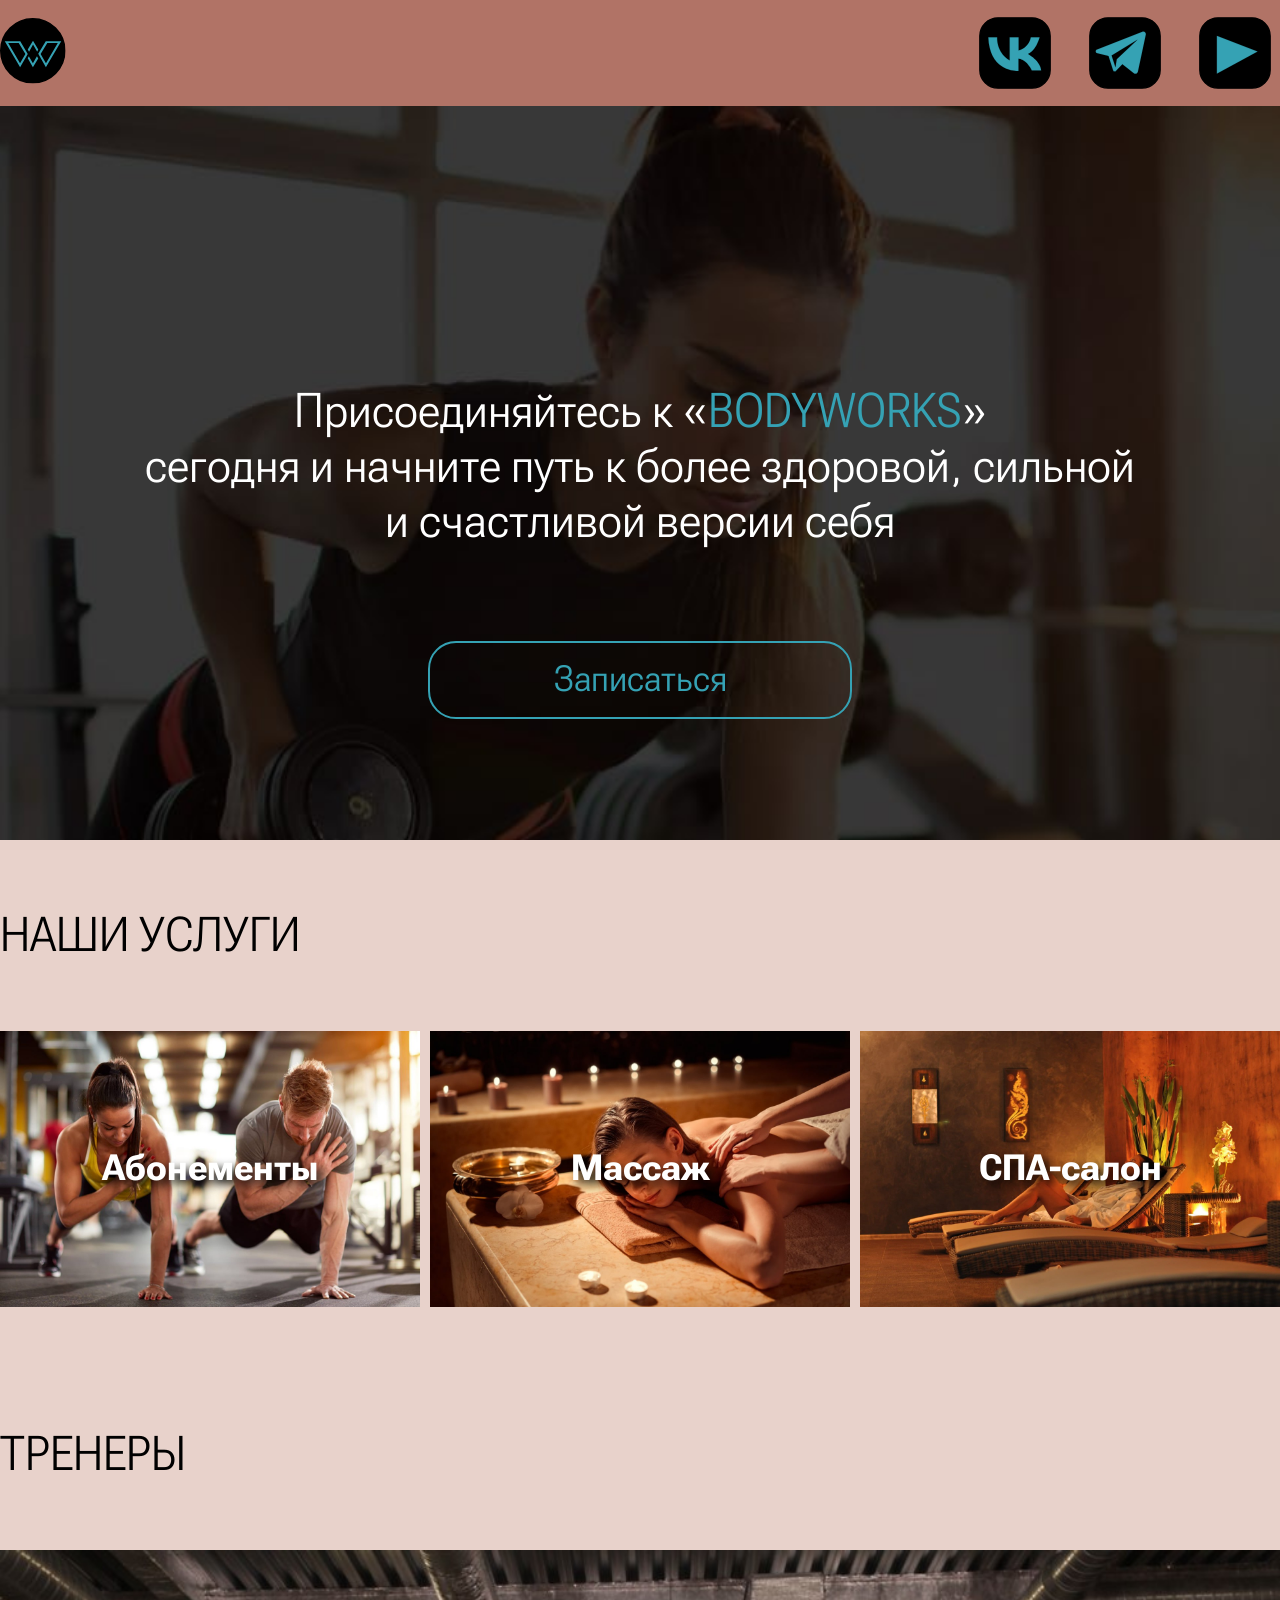
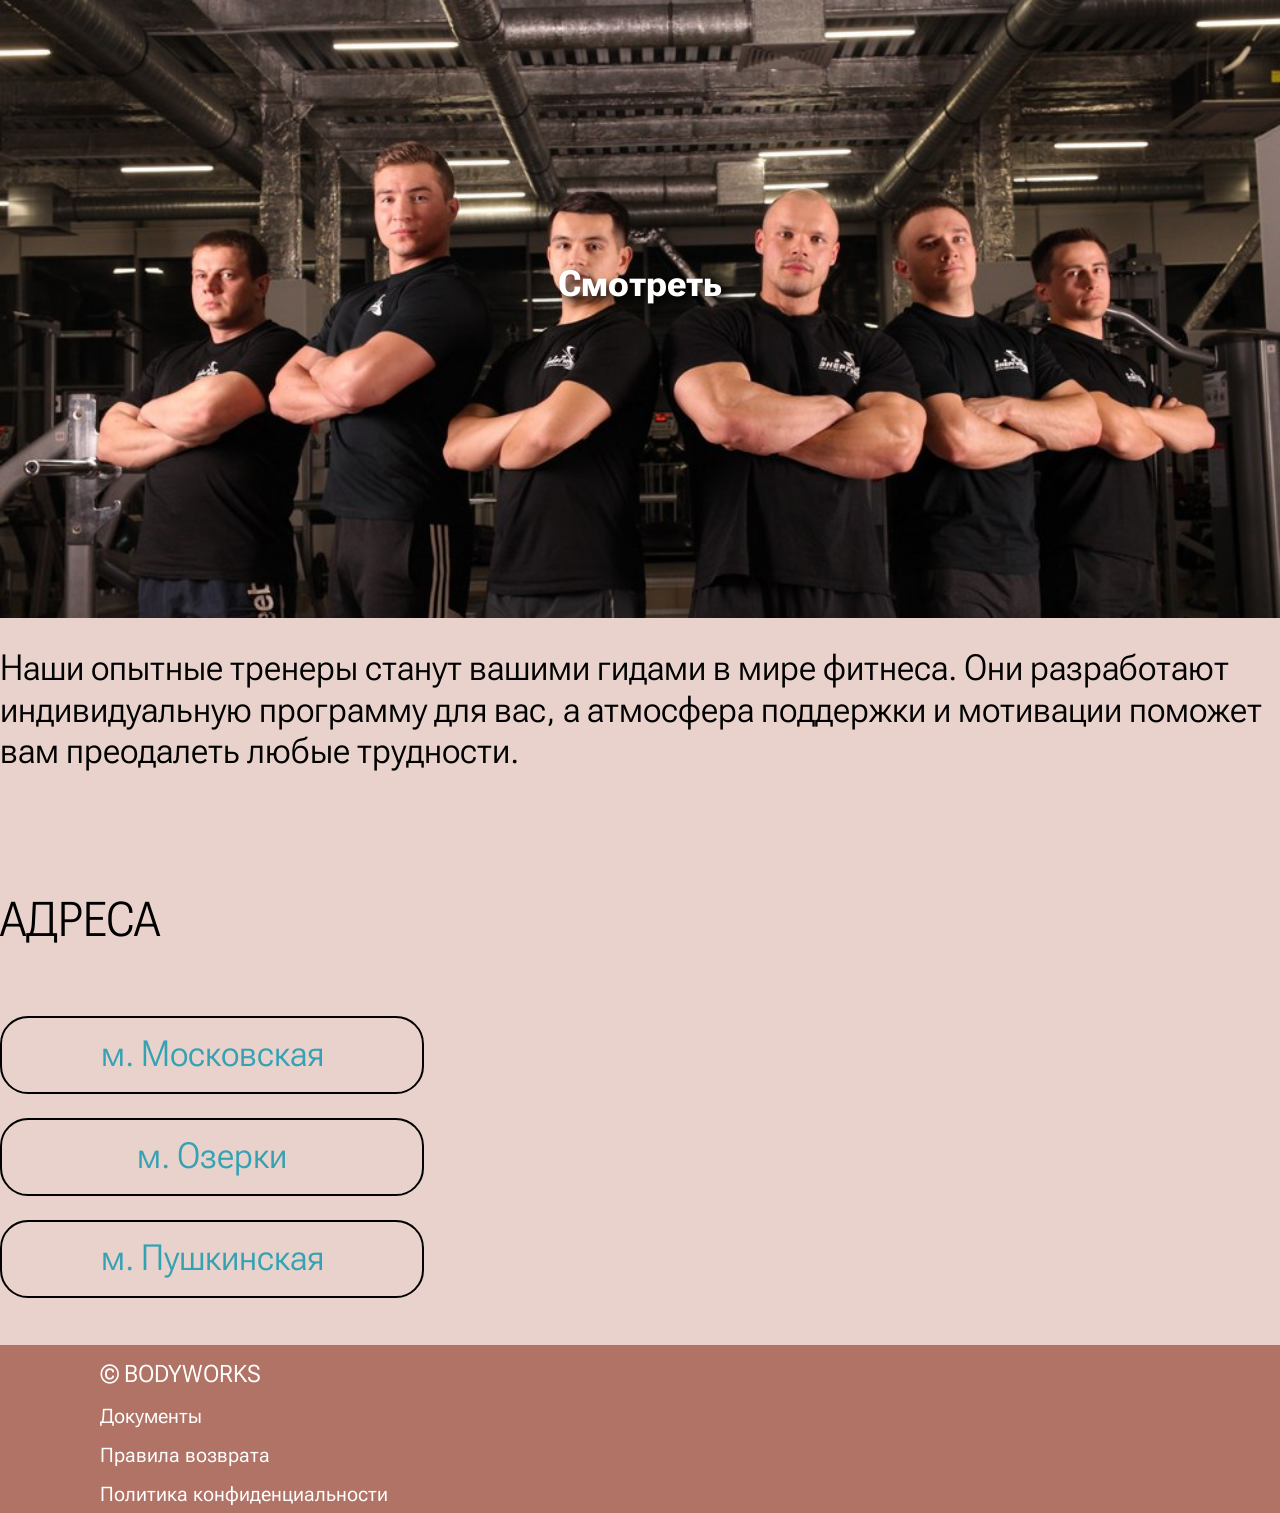
<file: index.html>
<!doctype html>
<html lang="ru">
<head>
<meta charset="utf-8">
<title>BODYWORKS</title>
<link href="css/style.css" rel="stylesheet" type="text/css">
<link href="css/normalize.css" rel="stylesheet" type="text/css">
<link rel="preconnect" href="https://fonts.googleapis.com">
<link rel="preconnect" href="https://fonts.gstatic.com" crossorigin>
<link href="https://fonts.googleapis.com/css2?family=Roboto+Flex:opsz,wght@8..144,100..1000&display=swap" rel="stylesheet">
</head>

<body>
	<div class="header">
		<div class="header1">
				<a class="logo_button" href="index.html">
					<img src="img/logo.svg" alt="logo" class="icon">
				</a>
			<div class="s">
				<a class="lbutton" href="index.html">
					<img src="img/vk.svg" alt="vk" class="icon">
				</a>
				<a class="lbutton" href="index.html">
					<img src="img/telegram.svg" alt="telegram" class="icon">
				</a>
				<a class="lbutton" href="index.html">
					<img src="img/youtube.svg" alt="youtube" class="icon">
				</a>
			</div>
		</div>
	</div>
	<div class="header2">
	</div>
	<div class="banner">
		<div class="banner1">
			<h2 class="bannter2">Присоединяйтесь к «<span style="color: #35A2B4;">BODYWORKS</span>»<br>сегодня и начните путь к более здоровой, сильной<br>и счастливой версии себя</h2>
			<a class="button" href="bootstrap.html" style="margin-top: 92px">
				<p>Записаться</p>
			</a>
		</div>
	</div>
	<div class="content">
		<div class="content1">
			<h3 class="content2" style="margin-top: 67px;">НАШИ УСЛУГИ</h3>
			<div style="margin-top: 69px; display: flex; justify-content: space-between; width: 100%;">
				<a class="button_img" style="background-image: url('img/photo_3_2024-04-24_22-02-48.jpg');" href="index.html">
					<p style="text-shadow: 5px 5px 10px black">Абонементы</p>
				</a>
				<a class="button_img" style="background-image: url('img/photo_4_2024-04-24_22-02-48.jpg');" href="index.html">
					<p style="text-shadow: 5px 5px 10px black">Массаж</p>
				</a>
				<a class="button_img" style="background-image: url('img/photo_6_2024-04-24_22-02-48.jpg');" href="index.html">
					<p style="text-shadow: 5px 5px 10px black">СПА-салон</p>
				</a>
			</div>
			<h3 class="content2" style="margin-top: 119px;">ТРЕНЕРЫ</h3>
			<a class="button_img" style="background-image: url('img/photo_5_2024-04-24_22-02-48.jpg'); margin-top: 69px; width: 100%; height: 668px" href="grid.html">
				<p style="text-shadow: 5px 5px 10px black">Смотреть</p>
			</a>
			<p class="content3" style="margin-top: 30px">Наши опытные тренеры станут вашими гидами в мире фитнеса. Они разработают<br>индивидуальную программу для вас, а атмосфера поддержки и мотивации поможет<br>вам преодалеть любые трудности.</p>
			<h3 class="content2" style="margin-top: 119px;">АДРЕСА</h3>
			<div style="display: flex; flex-direction: column; width: 100%; align-items: flex-start;">
			<a class="button" href="index.html" style="margin-top: 69px; border: 2px solid black;">
				<p>м. Московская</p>
			</a>
			<a class="button" href="index.html" style="margin-top: 24px; border: 2px solid black;">
				<p>м. Озерки</p>
			</a>
			<a class="button" href="index.html" style="margin-top: 24px; border: 2px solid black;">
				<p>м. Пушкинская</p>
			</a>
			</div>
		</div>
	</div>
	<div class="footer">
		<div class="footer2">
			<a class="footer3" style="font-size: 24px; margin-top: 16px" href="index.html">©️ BODYWORKS</a>
			<a class="footer3" style="margin-top: 16px" href="index.html">Документы</a>
			<a class="footer3" style="margin-top: 16px" href="index.html">Правила возврата</a>
			<a class="footer3" style="margin-top: 16px" href="index.html">Политика конфиденциальности</a>
		</div>
	</div>
</body>
	
</html>
</file>
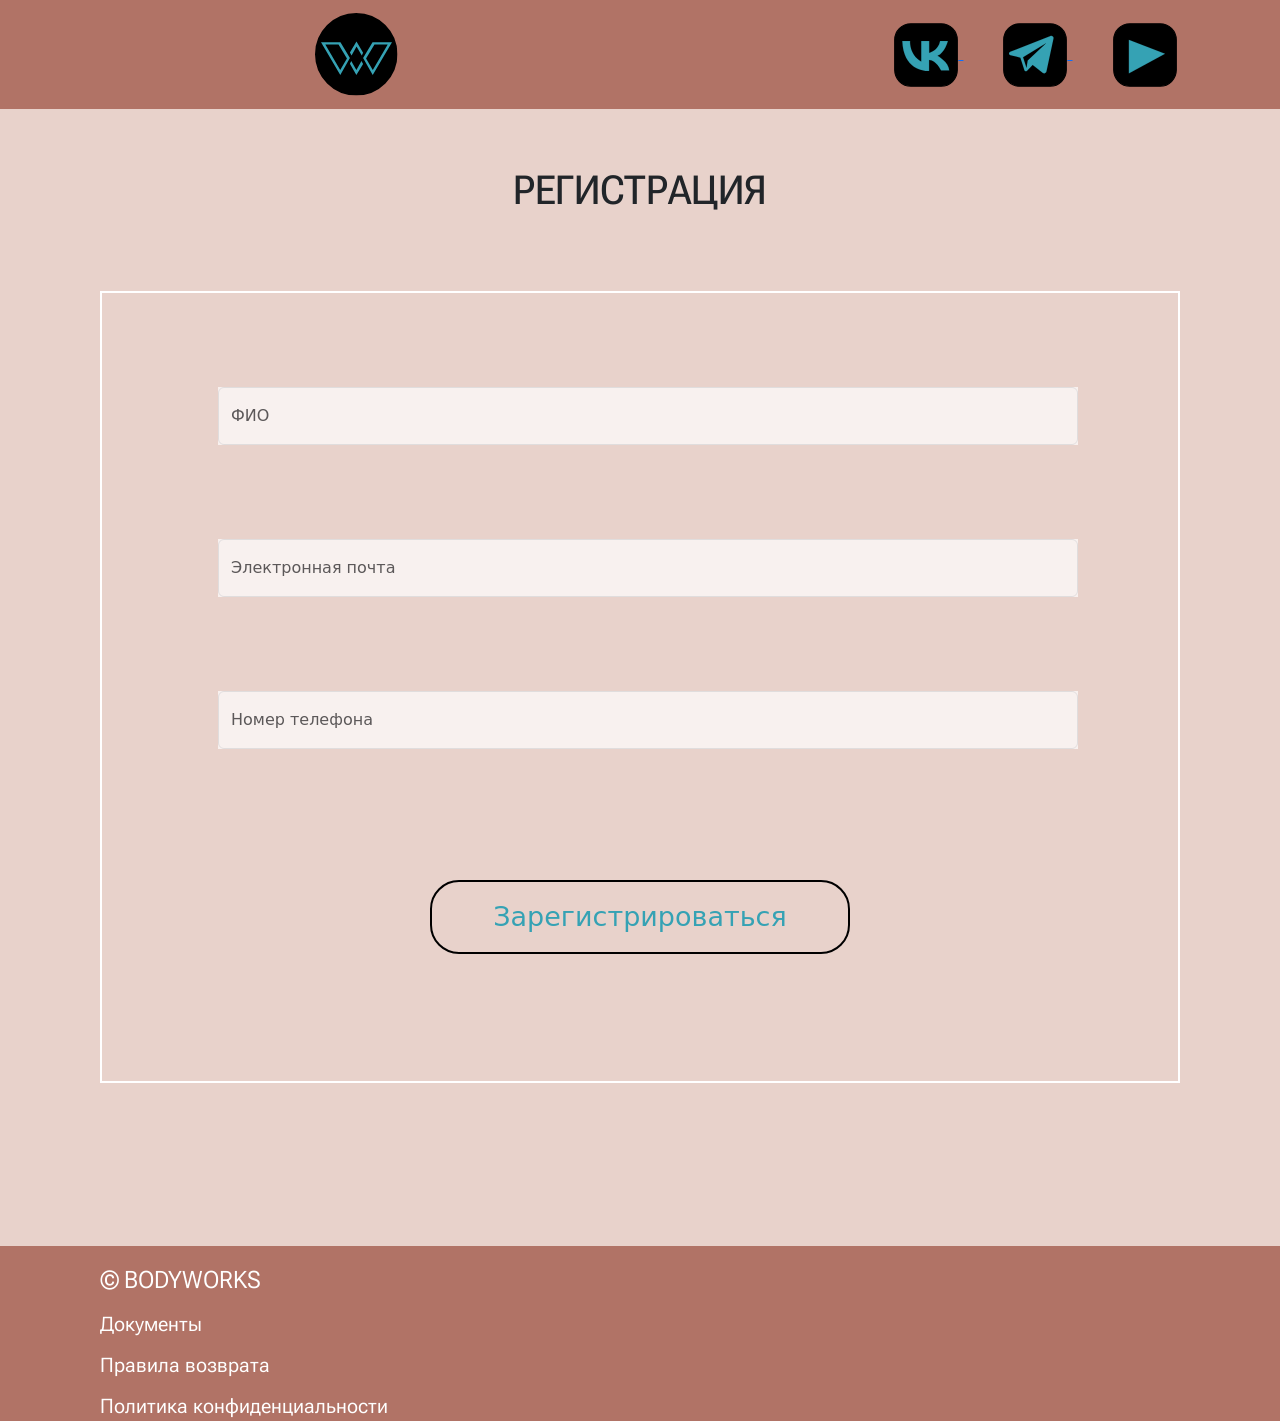
<file: bootstrap.html>
<!doctype html>
<html lang="ru">
<head>
<meta charset="utf-8">
<title>BODYWORKS - Регистрация</title>
<link href="css/bootstrap.css" rel="stylesheet" type="text/css">
<link href="css/normalize.css" rel="stylesheet" type="text/css">
<link rel="preconnect" href="https://fonts.googleapis.com">
<link rel="preconnect" href="https://fonts.gstatic.com" crossorigin>
<link href="https://fonts.googleapis.com/css2?family=Roboto+Flex:opsz,wght@8..144,100..1000&family=Roboto:ital,wght@0,100;0,300;0,400;0,500;0,700;0,900;1,100;1,300;1,400;1,500;1,700;1,900&display=swap" rel="stylesheet">
<link href="https://cdn.jsdelivr.net/npm/bootstrap@5.0.1/dist/css/bootstrap.min.css" rel="stylesheet" integrity="sha384-+0n0xVW2eSR5OomGNYDnhzAbDsOXxcvSN1TPprVMTNDbiYZCxYbOOl7+AMvyTG2x" crossorigin="anonymous">
</head>
<body>
	<header class="header">
		<div class="row">
			<div class="col-8">
				<a href="index.html" class="a_logo">
					<img src="img/logo.svg" alt="index.html" class="logo">
				</a>
			</div>
			<div class="col-4">
				<a href="bootstrap.html" class="a_vk">
					<img src="img/vk.svg" alt="" class="sotc" style="padding-left: 25px;">
				</a>
				<a href="bootstrap.html" class="a_tg">
					<img src="img/telegram.svg" alt="" class="sotc" style="padding-left: 40px;">
				</a>
				<a href="bootstrap.html" class="a_yt">
					<img src="img/youtube.svg" alt="" class="sotc" style="padding-left: 40px;">
				</a>
			</div>
		</div>
	</header>
	<div class="content">
		<h3 class="h1">РЕГИСТРАЦИЯ</h3>
		<div class="con">
			<div class="border123">
				<div class="form-floating mb-3">
					<input type="email" class="form-control" placeholder="ФИО полностью">
					<label class="label123">ФИО</label>
				</div>
				<div class="form-floating mb-3">
					<input type="email" class="form-control" placeholder="name@example.com">
					<label>Электронная почта</label>
				</div>
				<div class="form-floating mb-3">
					<input type="email" class="form-control" placeholder="+799********">
					<label>Номер телефона</label>
				</div>
				<div class="con_but">
					<button class="but" id="openBtn">Зарегистрироваться</button>
				</div>
			</div>
		</div>
	</div>
	<dialog class="uspech" id="modal1">
		<div class="con_usp">
			<img src="img/Group1.png" alt="" class="foto_logo">
			<div class="bord_modal">
				<p class="t1">
					Вы успешно зарегистрировались!
				</p>
				<p class="t2">
					Скоро с Вами свяжется администратор
				</p>
			</div>
			<button class="close2" id="cancelbtn1">X</button>
		</div>
	</dialog>
	<footer class="footer123">
		<div class="footer2">
			<a class="footer3" style="font-size: 24px; margin-top: 16px" href="bootstrap.html">©️ BODYWORKS</a>
			<a class="footer3" style="margin-top: 11px" href="bootstrap.html">Документы</a>
			<a class="footer3" style="margin-top: 11px" href="bootstrap.html">Правила возврата</a>
			<a class="footer3" style="margin-top: 11px" href="bootstrap.html">Политика конфиденциальности</a>
		</div>
	</footer>
	<script>
		openBtn.addEventListener('click', () => {
			modal1.showModal()
	})
		cancelbtn1.addEventListener('click', () => {
			modal1.close()
	})
	</script>
	<script src="https://cdn.jsdelivr.net/npm/bootstrap@5.0.1/dist/js/bootstrap.bundle.min.js" integrity="sha384-gtEjrD/SeCtmISkJkNUaaKMoLD0//ElJ19smozuHV6z3Iehds+3Ulb9Bn9Plx0x4" crossorigin="anonymous"></script>
</body>
</html>
</file>
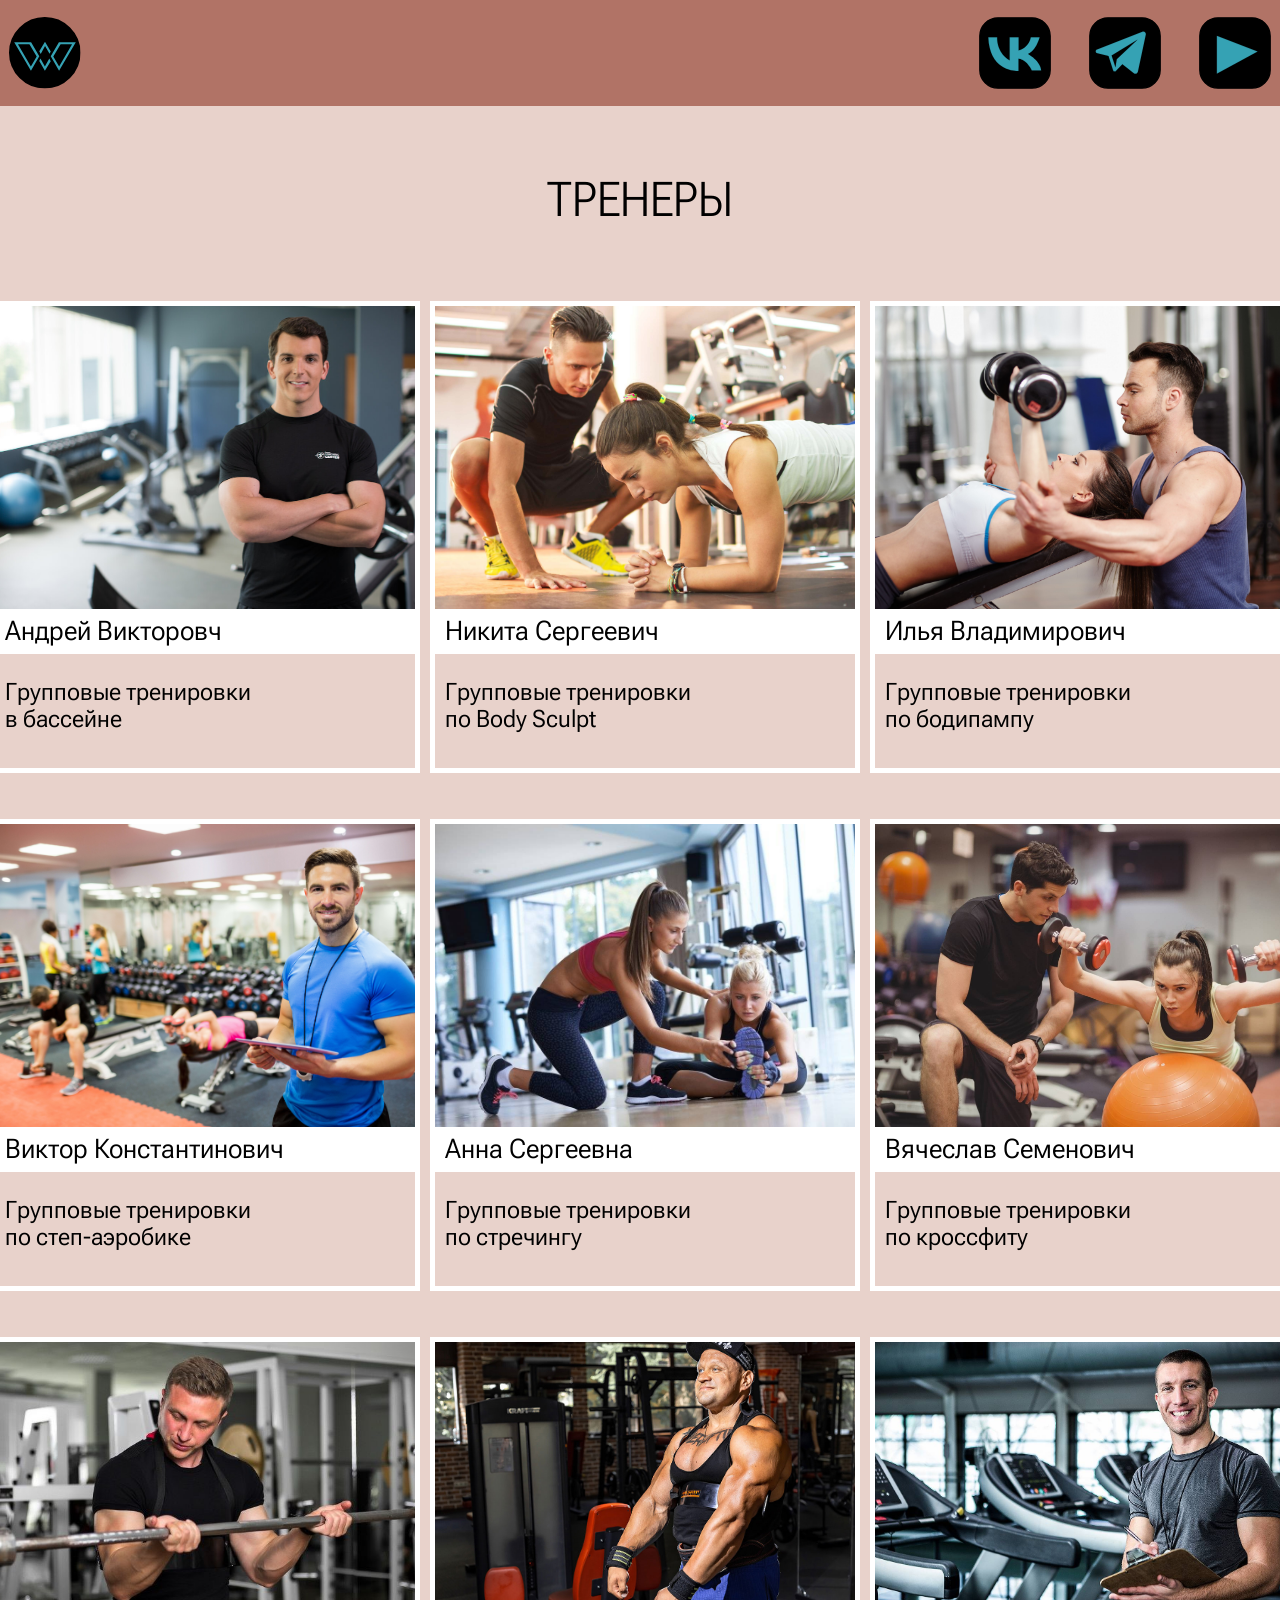
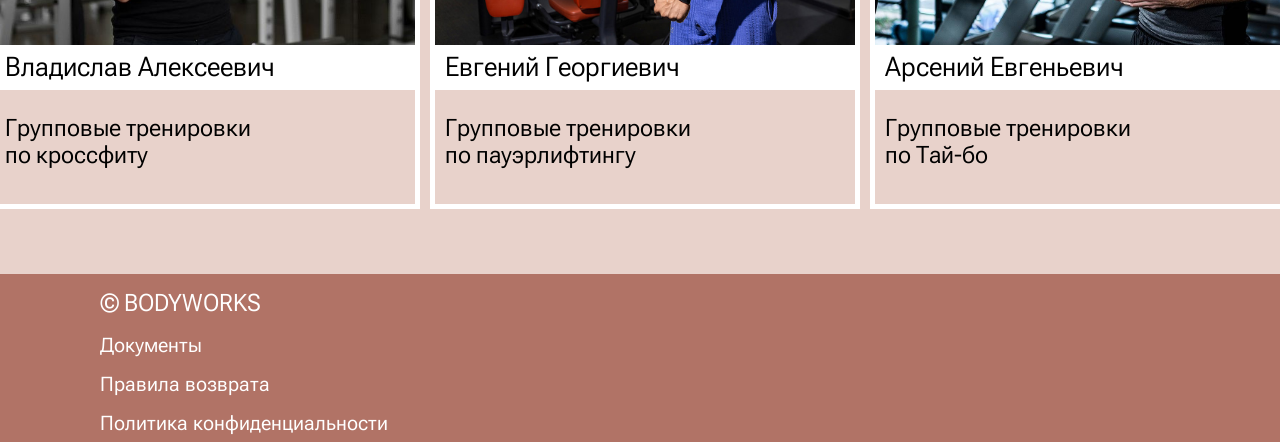
<file: grid.html>
<!doctype html>
<html lang="ru">
<head>
<meta charset="utf-8">
<title>BODYWORKS - Тренеры</title>
<link href="css/grid.css" rel="stylesheet" type="text/css">
<link href="css/normalize.css" rel="stylesheet" type="text/css">
<link rel="preconnect" href="https://fonts.googleapis.com">
<link rel="preconnect" href="https://fonts.gstatic.com" crossorigin>
<link href="https://fonts.googleapis.com/css2?family=Roboto+Flex:opsz,wght@8..144,100..1000&display=swap" rel="stylesheet">
</head>

<body>
	<div class="header">
		<div class="header1">
				<a class="lbutton" href="index.html">
					<img src="img/logo.svg" alt="logo" class="icon">
				</a>
			<div class="s">
				<a class="lbutton" href="trener.html">
					<img src="img/vk.svg" alt="vk" class="icon">
				</a>
				<a class="lbutton" href="trener.html">
					<img src="img/telegram.svg" alt="telegram" class="icon">
				</a>
				<a class="lbutton" href="trener.html">
					<img src="img/youtube.svg" alt="youtube" class="icon">
				</a>
			</div>
		</div>
	</div>
	<div class="header2">
	</div>
	
	<div class="content">
		<div class="content1">
			<h3 class="content2" style="margin-top: 66px; text-align: center;">ТРЕНЕРЫ</h3>
			<div class="grid">
				<div class="trener">
					<div class="trener1" style="background-image: url('img/тренер1.jpg')"></div>
					<div class="trener2"><p class="text">Андрей Викторовч</p></div>
					<div class="trener3"><p class="text1">Групповые тренировки<br>в бассейне</p></div>
				</div>
				<div class="trener">
					<div class="trener1" style="background-image: url('img/тренер2.jpg')"></div>
					<div class="trener2"><p class="text">Никита Сергеевич</p></div>
					<div class="trener3"><p class="text1">Групповые тренировки<br>по Body Sculpt</p></div>
				</div>
				<div class="trener">
					<div class="trener1" style="background-image: url('img/тренер3.jpg')"></div>
					<div class="trener2"><p class="text">Илья Владимирович</p></div>
					<div class="trener3"><p class="text1">Групповые тренировки<br>по бодипампу</p></div>
				</div>
				<div class="trener">
					<div class="trener1" style="background-image: url('img/тренер4.jpg')"></div>
					<div class="trener2"><p class="text">Виктор Константинович</p></div>
					<div class="trener3"><p class="text1">Групповые тренировки<br>по степ-аэробике</p></div>
				</div>
				<div class="trener">
					<div class="trener1" style="background-image: url('img/тренер5.jpeg')"></div>
					<div class="trener2"><p class="text">Анна Сергеевна</p></div>
					<div class="trener3"><p class="text1">Групповые тренировки<br>по стречингу</p></div>
				</div>
				<div class="trener">
					<div class="trener1" style="background-image: url('img/тренер6.jpeg')"></div>
					<div class="trener2"><p class="text">Вячеслав Семенович</p></div>
					<div class="trener3"><p class="text1">Групповые тренировки<br>по кроссфиту</p></div>
				</div>
				<div class="trener">
					<div class="trener1" style="background-image: url('img/тренер7.jpeg')"></div>
					<div class="trener2"><p class="text">Владислав Алексеевич</p></div>
					<div class="trener3"><p class="text1">Групповые тренировки<br>по кроссфиту</p></div>
				</div>
				<div class="trener">
					<div class="trener1" style="background-image: url('img/тренер8.jpg')"></div>
					<div class="trener2"><p class="text">Евгений Георгиевич</p></div>
					<div class="trener3"><p class="text1">Групповые тренировки<br>по пауэрлифтингу</p></div>
				</div>
				<div class="trener">
					<div class="trener1" style="background-image: url('img/тренер9.jpeg')"></div>
					<div class="trener2"><p class="text">Арсений Евгеньевич</p></div>
					<div class="trener3"><p class="text1">Групповые тренировки<br>по Тай-бо</p></div>
				</div>
			</div>
		</div>
	</div>
	
	<div class="footer">
		<div class="footer1">
			<a class="footer2" style="font-size: 24px; margin-top: 16px" href="grid.html">©️ BODYWORKS</a>
			<a class="footer2" style="margin-top: 16px" href="grid.html">Документы</a>
			<a class="footer2" style="margin-top: 16px" href="grid.html">Правила возврата</a>
			<a class="footer2" style="margin-top: 16px" href="grid.html">Политика конфиденциальности</a>
		</div>
	</div>
</body>
	
</html>
</file>
<file: css/style.css>
.header {
	z-index: 10;
	display: flex;
	width: 100%;
	background-color: #B17366;
	justify-content: center;
	height: 106px;
	position: fixed;
}

.header1 {
	width: 1300px;
	height: 100%;
	display: flex;
	justify-content: space-between;
	align-items: center;
}

.s {
	display: flex;
	justify-content: space-between;
	width: 310px;
	height: 90px;
}

.icon {
	height: 80%;
	width: 80%;
}

.lbutton {
	width: 90px; 
	height: 90px;
	display: flex;
	justify-content: center;
	align-items: center;
}

.banner {
	display: flex;
	width: 100%;
	background-image: url("../img/photo_1_2024-04-24_22-02-48.jpg");
	background-repeat: no-repeat;
	background-size: cover;
	justify-content: center;
	height: 734px;
}

.header2 {
	height: 106px;
	width: 100%;
	display: flex;
	justify-content: center;
}

.banner1 {
	width: 1300px;
	display: flex;
	flex-direction: column;
	align-items: center;
}

.bannter2 {
	font-family: Roboto Flex;
	font-weight: normal;
	color: white;
	font-size: 48px;
	margin: 0px;
	padding: 0px;
	margin-top: 277px;
	text-align: center;
}

.button {
	font-family: Roboto Flex;
	font-size: 36px;
	font-weight: normal;
	display: flex;
	justify-content: center;
	align-items: center;
	text-decoration: none;
	border-radius: 28px;
	border: 2px solid #35A2B4;
	color: #35A2B4;
	height: 74px;
	width: 420px
}

.button:hover {
	background-color: white;
	border: 2px solid white;
	opacity: 50%;
}

.button:active {
	background-color: black;
	border: 2px solid white;
	opacity: 100%;
}

.button p {
	margin: 0px;
	padding: 0px;
}



.content {
	display: flex;
	width: 100%;
	justify-content: center;
	background-color: #E8D2CB;
	height: 2105px;
}

.content1 {
	width: 1300px;
	display: flex;
	flex-direction: column;
	align-items: center;
}

.content2 {
	font-family: Roboto Flex;
	font-weight: normal;
	width: 100%;
	color: black;
	font-size: 48px;
	margin: 0px;
	padding: 0px;
	text-align: left;
}

.button_img {
	width: 420px;
	height: 276px;
	background-repeat: no-repeat;
	background-size: cover;
	display: flex;
	justify-content: center;
	align-items: center;
	font-family: Roboto Flex;
	font-size: 36px;
	font-weight: bold;
	text-decoration: none;
	color: white;
}

.button_img:hover {
	filter: brightness(150%);
}

.button_img:active {
	filter: brightness(50%);
}

.content3 {
	margin: 0px;
	padding: 0px;
	width: 100%;
	font-family: Roboto Flex;
	font-size: 36px;
	font-weight: normal;
	color: black;
}

.footer {
	display: flex;
	width: 100%;
	justify-content: center;
	background-color: #B17366;
	height: 168px;
}

.footer2 {
	width: 1080px;
	display: flex;
	flex-direction: column;
	align-items: center;
}

.footer3 {
	width: 100%;
	text-align: left;
	margin: 0px;
	padding: 0px;
	text-decoration: none;
	font-family: Roboto Flex;
	font-size: 20px;
	font-weight: normal;
	color: white;
}
</file>
<file: css/grid.css>
.header {
	z-index: 10;
	display: flex;
	width: 100%;
	background-color: #B17366;
	justify-content: center;
	height: 106px;
	position: fixed;
}

.header1 {
	width: 1300px;
	height: 100%;
	display: flex;
	justify-content: space-between;
	align-items: center;
}

.s {
	display: flex;
	justify-content: space-between;
	width: 310px;
	height: 90px;
}

.icon {
	height: 80%;
	width: 80%;
}

.lbutton {
	width: 90px; 
	height: 90px;
	display: flex;
	justify-content: center;
	align-items: center;
}

.header2 {
	height: 106px;
	width: 100%;
	display: flex;
	justify-content: center;
}

.content {
	display: flex;
	width: 100%;
	justify-content: center;
	background-color: #E8D2CB;
	height: 1768px;
}

.content1 {
	width: 1300px;
	display: flex;
	flex-direction: column;
	align-items: center;
}

.content2 {
	font-family: "Roboto Flex";
	font-weight: normal;
	width: 100%;
	color: black;
	font-size: 48px;
	margin: 0px;
	padding: 0px;
	text-align: left;
}


.footer {
	display: flex;
	width: 100%;
	justify-content: center;
	background-color: #B17366;
	height: 168px;
}

.footer1 {
	width: 1080px;
	display: flex;
	flex-direction: column;
	align-items: center;
}

.footer2 {
	width: 100%;
	text-align: left;
	margin: 0px;
	padding: 0px;
	text-decoration: none;
	font-family: "Roboto Flex";
	font-size: 20px;
	font-weight: normal;
	color: white;
}

.trener {
	border: 5px solid white;
	width: 100%;
	height: 100%;
}

.trener2 {
	width: 100%;
	background-color: white;
	height: 45px;
	display: flex;
	justify-content: flex-start;
	align-items: center;
}

.text {
	margin: 0px;
	padding: 0px;
	text-align: left;
	font-family: "Roboto Flex";
	font-size: 27px;
	font-weight: normal;
	color: black;
	margin-left: 10px;
}

.text1 {
	margin: 0px;
	padding: 0px;
	text-align: left;
	font-family: "Roboto Flex";
	font-size: 24px;
	font-weight: normal;
	color: black;
	margin-left: 10px;
}

.trener3 {
	width: 100%;
	height: 104px;
	display: flex;
	justify-content: flex-start;
	align-items: center;
}

.grid {
	margin-top: 74px;
	display: grid;
	grid-template-columns: repeat(3, 420px);
	grid-template-rows: repeat(3, 462px);
	gap: 56px 20px;
}

.trener1 {
	width: 100%;
	height: 303px;
	background-repeat: no-repeat;
	background-size: cover;
}
</file>
